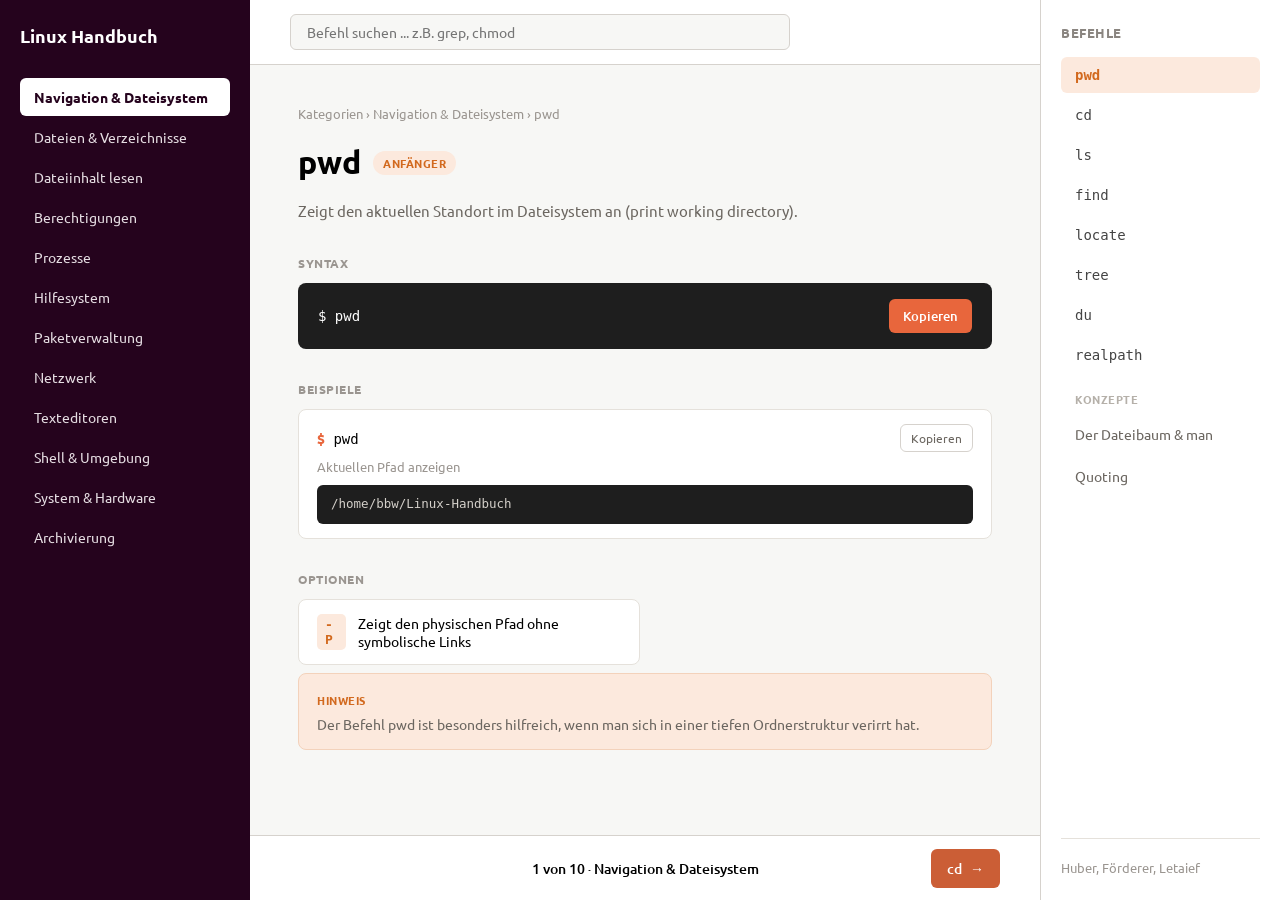
<file: index.html>
<!DOCTYPE html>
<html lang="de">
<head>
    <meta name="robots" content="noindex, nofollow">
    <meta charset="UTF-8">
    <title>Linux Handbuch</title>
    <link href="https://fonts.googleapis.com/css2?family=Ubuntu:wght@400;500;700&family=Ubuntu+Mono&display=swap" rel="stylesheet">
    <link rel="stylesheet" href="style.css">
</head>
<body>
<div class="app-container">

    <nav class="sidebar-left">
        <div class="logo">Linux Handbuch</div>
        <ul class="nav-list" id="nav-list"></ul>
    </nav>

    <main class="main-content">
        <header class="topbar">
            <div class="search-box">
                <input type="text" id="search-input" placeholder="Befehl suchen ... z.B. grep, chmod">
            </div>
        </header>

        <section class="content-area" id="content-area"></section>

        <footer class="bottombar">
            <a href="#" class="nav-button-prev" id="btn-prev">
                <span class="icon">←</span>
                <span id="prev-label">cd</span>
            </a>

            <span class="progress-text" id="progress-text"></span>

            <a href="#" class="nav-button-next" id="btn-next">
                <span id="next-label">pwd</span>
                <span class="icon">→</span>
            </a>
        </footer>
    </main>

    <aside class="sidebar-right">
        <h3>Befehle</h3>
        <ul class="toc-list" id="toc-list"></ul>
        <div class="sidebar-right-footer">
            Huber, Förderer, Letaief
        </div>
    </aside>
</div>

<script src="content.js"></script>
<script src="script.js"></script>
</body>
</html>
</file>
<file: style.css>
* {
    margin: 0;
    padding: 0;
    box-sizing: border-box;
    font-family: 'Ubuntu', sans-serif;
}

code, pre {
    font-family: 'Ubuntu Mono', monospace;
}

/* Layout */
.app-container {
    height: 100vh;
    display: grid;
    grid-template-columns: 250px 1fr 240px;
    overflow: hidden;
}

.main-content {
    background-color: #F7F7F5;
    display: flex;
    flex-direction: column;
    height: 100vh;
    overflow: hidden;
}

.content-area {
    flex-grow: 1;
    overflow-y: auto;
    padding: 40px 48px;
}

/* Topbar */
.topbar {
    height: 65px;
    background-color: #FFFFFF;
    border-bottom: 1px solid #D6D2CD;
    display: flex;
    align-items: center;
    padding: 0 40px;
}

.search-box {
    display: flex;
    align-items: center;
    background-color: #F7F7F5;
    border: 1px solid #D6D2CD;
    border-radius: 6px;
    padding: 8px 16px;
    width: 500px;
}

.search-box input {
    border: none;
    background: transparent;
    width: 100%;
    outline: none;
    font-size: 14px;
}

/* Bottombar */
.bottombar {
    height: 65px;
    background-color: #FFFFFF;
    border-top: 1px solid #D6D2CD;
    display: flex;
    align-items: center;
    justify-content: space-between;
    padding: 0 40px;
    font-size: 14px;
    font-weight: 500;
    color: #000000;
}

.nav-button-prev,
.nav-button-next {
    background-color: #CB5E36;
    display: flex;
    align-items: center;
    gap: 8px;
    text-decoration: none;
    color: #FFFFFF;
    padding: 10px 16px;
    border-radius: 6px;
    font-weight: 500;
    transition: background-color 0.2s;
}

.nav-button-prev:hover,
.nav-button-next:hover {
    background-color: #25031D;
    color: #FFFFFF;
}

/* Linke Sidebar (Kategorien) */
.sidebar-left {
    background-color: #25031D;
    padding: 24px 20px;
    color: #FFFFFF;
    display: flex;
    flex-direction: column;
    overflow-y: auto;
}

.logo {
    font-size: 18px;
    font-weight: 600;
    margin-bottom: 30px;
}

.nav-list {
    list-style: none;
}

.category-item {
    padding: 10px 14px;
    border-radius: 6px;
    font-size: 14px;
    color: #E5DDE2;
    cursor: pointer;
    margin-bottom: 2px;
    transition: background-color 0.2s;
}

.category-item:hover {
    background-color: rgba(255, 255, 255, 0.08);
}

.category-item.active {
    background-color: #FFFFFF;
    color: #25031D;
    font-weight: 600;
}

.sidebar-right h3 {
    font-size: 13px;
    text-transform: uppercase;
    color: #8A8580;
    margin-bottom: 16px;
    letter-spacing: 0.5px;
}

.toc-list {
    list-style: none;
}

.command-btn {
    padding: 10px 14px;
    border-radius: 6px;
    font-size: 14px;
    color: #444;
    cursor: pointer;
    margin-bottom: 4px;
    transition: background-color 0.2s;
    font-family: 'Ubuntu Mono', monospace;
}

.command-btn:hover {
    background-color: #F7F7F5;
}

.command-btn.active {
    background-color: #FCE9DD;
    color: #D2691E;
    font-weight: 600;
}

/* Trenn-Label zwischen Befehlen und Konzepten */
.toc-group-label {
    font-size: 11px;
    font-weight: 600;
    color: #B5B0A9;
    text-transform: uppercase;
    letter-spacing: 0.5px;
    margin: 18px 0 8px;
    padding: 0 14px;
}

/* Konzept-Einträge in der rechten Liste: bewusst anders als Commands */
.info-btn {
    padding: 10px 14px;
    border-radius: 6px;
    font-size: 14px;
    font-family: 'Ubuntu', sans-serif;
    color: #6B6660;
    cursor: pointer;
    margin-bottom: 4px;
    transition: background-color 0.2s;
}

.info-btn:hover {
    background-color: #EAF2FC;
}

.info-btn.active {
    background-color: #DCEBFC;
    color: #2563EB;
    font-weight: 600;
}

.info-btn .command-btn-cat {
    display: block;
    font-size: 11px;
    color: #9A9590;
    margin-top: 2px;
}

.info-btn.active .command-btn-cat {
    color: #2563EB;
}

/* Content: Breadcrumb & Titel */
.breadcrumb {
    font-size: 13px;
    color: #9A9590;
    margin-bottom: 20px;
}

.page-title {
    display: flex;
    align-items: center;
    gap: 12px;
    margin-bottom: 16px;
}

.page-title h1 {
    font-size: 32px;
    font-weight: 700;
}

.badge {
    font-size: 11px;
    font-weight: 600;
    padding: 4px 10px;
    border-radius: 20px;
    letter-spacing: 0.5px;
}

.badge-beginner {
    background-color: #FCE9DD;
    color: #D2691E;
}

.badge-advanced {
    background-color: #F3E1FC;
    color: #7C3AED;
}

.badge-info {
    background-color: #DCEBFC;
    color: #2563EB;
}

.page-description {
    color: #6B6660;
    font-size: 15px;
    line-height: 1.6;
    max-width: 700px;
    margin-bottom: 32px;
}

.section-label {
    font-size: 12px;
    font-weight: 600;
    color: #9A9590;
    letter-spacing: 0.5px;
    margin-bottom: 12px;
}

/* Syntax Box */
.syntax-box {
    background-color: #1E1E1E;
    color: #FFFFFF;
    border-radius: 8px;
    padding: 16px 20px;
    display: flex;
    justify-content: space-between;
    align-items: center;
    margin-bottom: 32px;
    font-family: 'Ubuntu Mono', monospace;
}

.syntax-box code {
    font-size: 14px;
}

.copy-btn {
    background-color: #E8663C;
    color: #FFFFFF;
    border: none;
    padding: 8px 14px;
    border-radius: 6px;
    font-size: 13px;
    font-weight: 500;
    cursor: pointer;
    font-family: 'Ubuntu', sans-serif;
}

.copy-btn:hover {
    background-color: #D4552C;
}

/* Beispiele */
.example-list {
    display: flex;
    flex-direction: column;
    gap: 10px;
    margin-bottom: 32px;
}

.example-item {
    border: 1px solid #E5E1DB;
    border-radius: 8px;
    padding: 14px 18px;
    background-color: #FFFFFF;
}

.example-header {
    display: flex;
    justify-content: space-between;
    align-items: center;
}

.example-header code {
    font-family: 'Ubuntu Mono', monospace;
    font-size: 14px;
}

.prompt {
    color: #E8663C;
    font-weight: 600;
}

.example-desc {
    color: #9A9590;
    font-size: 13px;
    margin-top: 6px;
}

.copy-btn-small {
    background: none;
    border: 1px solid #D6D2CD;
    padding: 5px 10px;
    border-radius: 6px;
    font-size: 12px;
    color: #6B6660;
    cursor: pointer;
    font-family: 'Ubuntu', sans-serif;
}

.copy-btn-small:hover {
    background-color: #F7F7F5;
}

/* Optionen Grid */
.options-grid {
    display: grid;
    grid-template-columns: 1fr 1fr;
    gap: 10px;
}

.option-item {
    display: flex;
    align-items: center;
    gap: 12px;
    border: 1px solid #E5E1DB;
    border-radius: 8px;
    padding: 14px 18px;
    background-color: #FFFFFF;
    font-size: 14px;
}

.option-flag {
    font-family: 'Ubuntu Mono', monospace;
    font-size: 13px;
    font-weight: 600;
    padding: 3px 8px;
    border-radius: 5px;
}

.sidebar-right {
    background-color: #FFFFFF;
    border-left: 1px solid #D6D2CD;
    padding: 24px 20px;
    overflow-y: auto;
    display: flex;
    flex-direction: column;
    height: 100%;
}

.sidebar-right-footer {
    margin-top: auto;
    padding-top: 20px;
    font-size: 13px;
    color: #9A9590;
    border-top: 1px solid #E5E1DB;
}

.flag-orange { background-color: #FCE9DD; color: #D2691E; }
.flag-blue   { background-color: #DCEBFC; color: #2563EB; }
.flag-green  { background-color: #DFF5E3; color: #15803D; }
.flag-purple { background-color: #EDE3FC; color: #7C3AED; }

/* Output eines Beispiels */
.example-output {
    margin-top: 10px;
    background-color: #1E1E1E;
    color: #D4D0CA;
    border-radius: 6px;
    padding: 10px 14px;
    font-family: 'Ubuntu Mono', monospace;
    font-size: 12.5px;
    line-height: 1.5;
    white-space: pre-wrap;
    word-break: break-word;
}

/* Hinweis-Box */
.hint-box {
    margin-top: 8px;
    margin-bottom: 32px;
    background-color: #FCE9DD;
    border: 1px solid #F3D2BB;
    border-radius: 8px;
    padding: 14px 18px;
}

.hint-tag {
    font-size: 11px;
    font-weight: 700;
    letter-spacing: 0.5px;
    color: #D2691E;
}

.hint-box p {
    margin-top: 6px;
    font-size: 13.5px;
    color: #6B6660;
    line-height: 1.6;
}

/* Suchtreffer im rechten Sidebar */
.command-btn-cat {
    display: block;
    font-size: 11px;
    font-family: 'Ubuntu', sans-serif;
    color: #9A9590;
    margin-top: 2px;
}

.command-btn.active .command-btn-cat {
    color: #D2691E;
}

.command-btn--empty {
    color: #9A9590;
    cursor: default;
    font-family: 'Ubuntu', sans-serif;
    font-style: italic;
}

.command-btn--empty:hover {
    background-color: transparent;
}

/* Konzept-Inhalt (allgemeine Erklärungen, kein Command) */
.info-block {
    max-width: 760px;
}

.info-block p {
    color: #444;
    font-size: 15px;
    line-height: 1.7;
    margin-bottom: 16px;
}

.info-block code {
    font-family: 'Ubuntu Mono', monospace;
    background-color: #F7F7F5;
    border: 1px solid #E5E1DB;
    border-radius: 5px;
    padding: 1px 7px;
    font-size: 0.92em;
    color: #8a3a2a;
}

.info-block h3 {
    font-size: 18px;
    margin: 24px 0 10px;
}
</file>
